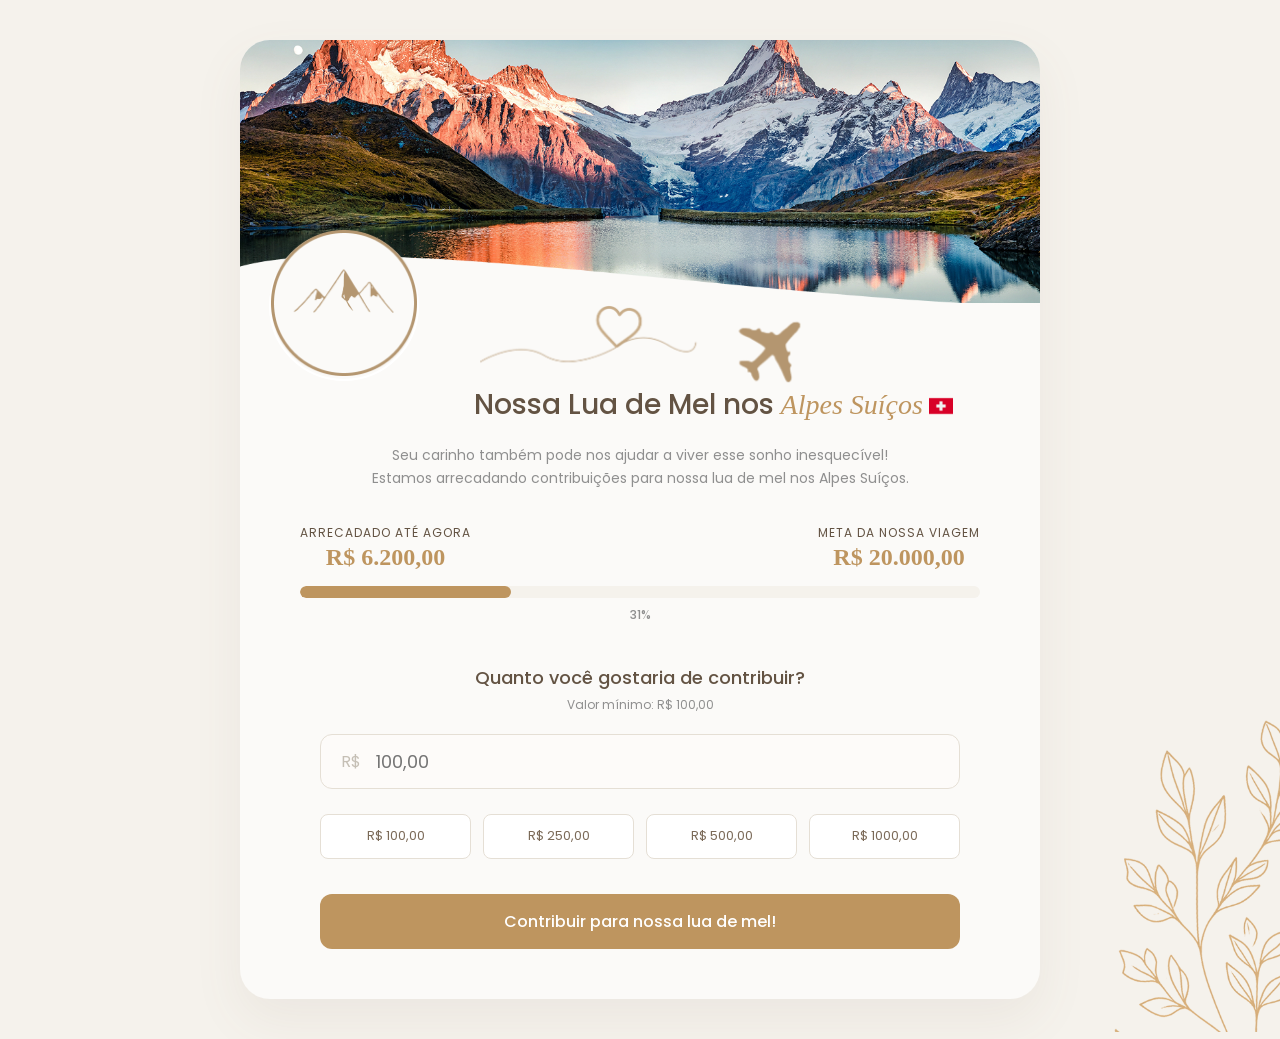
<file: subpages/luademel.html>
<!doctype html>
<html lang="pt-BR">
<head>
    <meta charset="UTF-8">
    <meta name="viewport" content="width=device-width, initial-scale=1.0">
    <title>Lua de Mel - Vitor & Guilherme</title>
    <link href="https://fonts.googleapis.com/css2?family=Poppins:wght@400;500;600;700&display=swap" rel="stylesheet">
    <link rel="stylesheet" href="luademel.css">
</head>
<body>

    <div class="floresDecorativas" aria-hidden="true">
        <img src="../images/florDireita.png" alt="Flores">
    </div>

    <div class="containerLuaDeMel">
        
        <header class="headerViagem">
            <div class="imagemBanner">
                <img src="../images/paisagem.png" alt="Paisagem Alpes Suíços" class="fotoPaisagem">
                <div class="logoMontanha">
                    <a href="../index.html"><img src="../images/montanha.png "alt="Logo Montanha"></a>
                </div>
            </div>
            
            <div class="iconeAviao">
                <img src="../images/aviao.png" alt="Trilha de Avião">
            </div>

            <h1>Nossa Lua de Mel nos <span>Alpes Suíços<img src="../images/suica.png" alt="Suíça" class="mini-bandeira"></span></h1>
            <p class="descricaoViagem">
                Seu carinho também pode nos ajudar a viver esse sonho inesquecível!<br>
                Estamos arrecadando contribuições para nossa lua de mel nos Alpes Suíços.
            </p>
        </header>

        <section class="statusMeta">
            <div class="colunasValores">
                <div class="blocoValor">
                    <span>Arrecadado até agora</span>
                    <h3 id="valorArrecadado">R$ 6.200,00</h3>
                </div>
                <div class="blocoValor">
                    <span>Meta da nossa viagem</span>
                    <h3 id="valorMeta">R$ 20.000,00</h3>
                </div>
            </div>

            <div class="progressoContainer">
                <div class="barraFundo">
                    <div id="barraPreenchimento" class="barraPreenchimento" style="width: 31%;"></div>
                </div>
                <span id="textoPorcentagem" class="porcentagem">31%</span>
            </div>
        </section>

        <main class="areaContribuicao">
            <h4>Quanto você gostaria de contribuir?</h4>
            <span class="valorMinimo">Valor mínimo: R$ 100,00</span>

            <div class="campoInput">
                <span class="cifrao">R$</span>
                <input type="text" id="inputValor" placeholder="100,00">
            </div>

            <div class="botoesRapidos">
                <button class="botaoValor" data-valor="100,00">R$ 100,00</button>
                <button class="botaoValor" data-valor="250,00">R$ 250,00</button>
                <button class="botaoValor" data-valor="500,00">R$ 500,00</button>
                 <button class="botaoValor" data-valor="1000,00">R$ 1000,00</button>
            </div>

            <button class="botaoConfirmar" id="botaoConfirmar">Contribuir para nossa lua de mel!</button>
        </main>

    </div>

    <script src="luademel.js"></script>
</body>
</html>
</file>
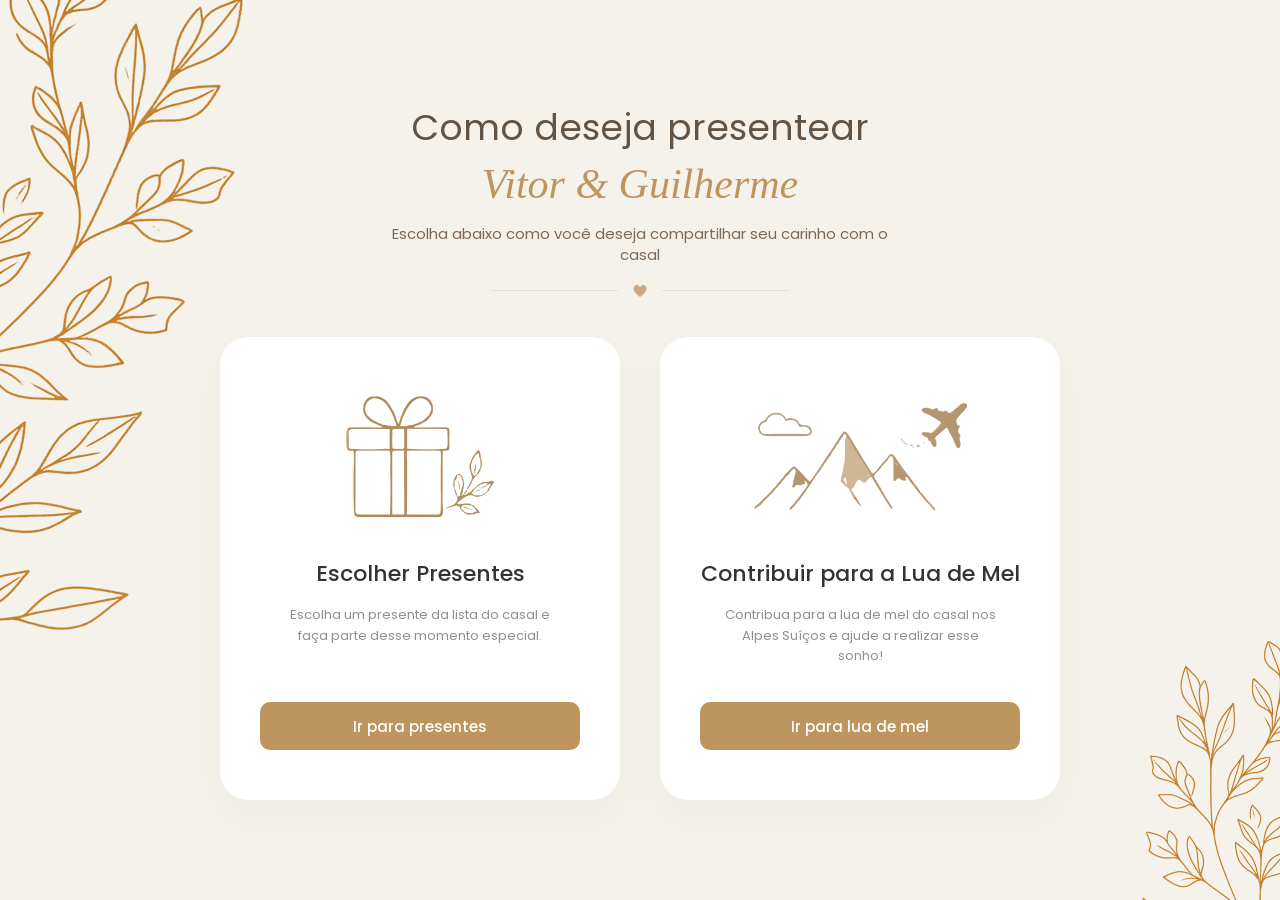
<file: subpages/opcao.html>
<!doctype html>
<html lang="pt-BR">
<head>
    <meta charset="UTF-8">
    <meta name="viewport" content="width=device-width, initial-scale=1.0">
    <title>Casamento V & G - Como deseja presentear</title>
    <link href="https://fonts.googleapis.com/css2?family=Poppins:wght@400;500;600;700&display=swap" rel="stylesheet">
    <link rel="stylesheet" href="opcao.css">
</head>
<body>

    <div class="floresEsquerda" aria-hidden="true">
        <img src="../images/florEsquerda.png">
    </div>
    <div class="floresDireita" aria-hidden="true">
        <img src="../images/florDireita.png">
    </div>

    <div class="telaPrincipalOpcoes">
        
        <header>
            <h1>Como deseja presentear</h1>
            <h2>Vitor & Guilherme</h2>
            <p>Escolha abaixo como você deseja compartilhar seu carinho com o casal</p>
            <div class="divcoracao">
                <img src="../images/coracao.png" alt="Coração" class="icone-header">
            </div>
        </header>

        <main class="containerCards">
            
            <div class="cardOpcao">
                <div class="espacoIcone">
                    <img src="../images/presenteFlor.png" alt="Desenho de um Presente">
                </div>
                <h3>Escolher Presentes</h3>
                <p>Escolha um presente da lista do casal e faça parte desse momento especial.</p>
                <a href="produtos.html" class="botaoOpcao">Ir para presentes</a>
            </div>

            <div class="cardOpcao">
                <div class="espacoIcone">
                    <img src="../images/alpes.png" alt="Desenho de Viagem">
                </div>
                <h3>Contribuir para a Lua de Mel</h3>
                <p>Contribua para a lua de mel do casal nos Alpes Suíços e ajude a realizar esse sonho!</p>
                <a href="luademel.html" class="botaoOpcao">Ir para lua de mel</a>
            </div>

        </main>

    </div>

    <script src="opcao.js"></script>
</body>
</html>
</file>
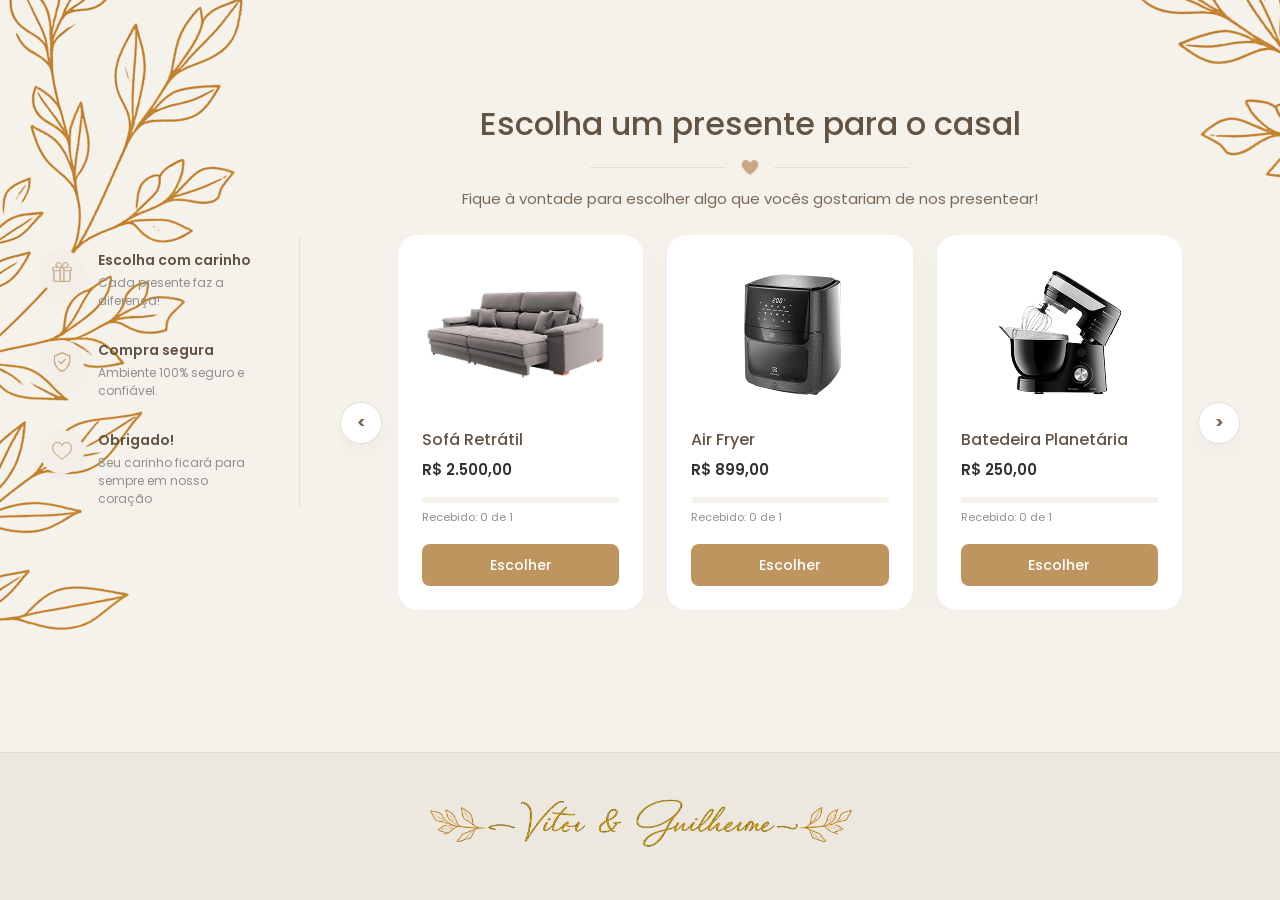
<file: subpages/produtos.html>
<!doctype html>
<html lang="pt-BR">
<head>
    <meta charset="UTF-8">
    
    <title>Casamento V & G - Lista de Presentes</title>
    <link href="https://fonts.googleapis.com/css2?family=Poppins:wght@400;500;600;700&display=swap" rel="stylesheet">
    <link rel="stylesheet" href="produtos.css">
</head>
<body>
    <div class="floresDireita" aria-hidden="true">
        <img src="../images/florInclinada.png">
    </div>
    <div class="floresEsquerda" aria-hidden="true">
        <img src="../images/florEsquerda.png">
    </div>
    <header>
        <h1>Escolha um presente para o casal</h1>
        <div class="divcoracao">
            <img src="../images/coracao.png" alt="Coração" class="icone-header">
        </div>
        <p>Fique à vontade para escolher algo que vocês gostariam de nos presentear!</p>
        
    </header>

    <div class="principal">
        
        <aside class="painelLateral">
            <div class="infoItem">
                <div class="infoIcone">
                    <img src="../images/presente.png" alt="presente">
                </div>
                <div class="infoTexto">
                    <h3>Escolha com carinho</h3>
                    <p>Cada presente faz a diferença!</p>
                </div>
            </div>

            <div class="infoItem">
                <div class="infoIcone">
                    <img src="../images/verificado.png" alt="verificado">
                </div>
                <div class="infoTexto">
                    <h3>Compra segura</h3>
                    <p>Ambiente 100% seguro e confiável.</p>
                </div>
            </div>

            <div class="infoItem">
                <div class="infoIcone">
                    <img src="../images/heart.png" alt="coracao">
                </div>
                <div class="infoTexto">
                    <h3>Obrigado!</h3>
                    <p>Seu carinho ficará para sempre em nosso coração</p>
                </div>
            </div>
        </aside>

        <main class="carrossel">
            
            <button class="botaoSeta" aria-label="Voltar presente">
                <span>&lt;</span>
            </button>

            <div class="tabelaProdutos">
                
                <div class="cardProduto">
                    <div class="foto">
                        <a href="https://shre.ink/7lUU"><img src="../images/sofa.png" alt="Sofa"></a>
                    </div>
                    <h2 class="tituloProduto">Sofá Retrátil</h2>
                    <div class="precoProduto">R$ 2.500,00</div>
                    
                    <div class="progressoTabela">
                        <div class="barraFundo">
                            <div class="barraPreenchimento" style="width: 0%;"></div>
                        </div>
                    </div>
                    <div class="textoProgresso">Recebido: 0 de 1</div>
                    
                    <button class="botaoEscolher">Escolher</button>
                </div>

                <div class="cardProduto">
                    <div class="foto">
                        <a href="https://shre.ink/7lnA"><img src="../images/airfr.png" alt="AirFryer"></a>
                    </div>
                    <h2 class="tituloProduto">Air Fryer</h2>
                    <div class="precoProduto">R$ 899,00</div>
                    
                    <div class="progressoTabela">
                        <div class="barraFundo">
                            <div class="barraPreenchimento" style="width: 0%;"></div>
                        </div>
                    </div>
                    <div class="textoProgresso">Recebido: 0 de 1</div>
                    <button class="botaoEscolher">Escolher</button>
                    
                </div>

                <div class="cardProduto">
                    <div class="foto">
                        <a href="https://shre.ink/7lnX"><img src="../images/batedeira.png" alt="Batedeira Planetária"></a>
                    </div>
                    <h2 class="tituloProduto">Batedeira Planetária</h2>
                    <div class="precoProduto">R$ 250,00</div>
                    
                    <div class="progressoTabela">
                        <div class="barraFundo">
                            <div class="barraPreenchimento" style="width: 0%;"></div>
                        </div>
                    </div>
                    <div class="textoProgresso">Recebido: 0 de 1</div>
                    
                    <button class="botaoEscolher">Escolher</button>
                </div>
                <div class="cardProduto">
                    <div class="foto">
                        <a href="https://shre.ink/7lUA"><img src="../images/ps5.png" alt="ps5"></a>
                    </div>
                    <h2 class="tituloProduto">PlayStation 5</h2>
                    <div class="precoProduto">R$ 4099,00</div>
                    
                    <div class="progressoTabela">
                        <div class="barraFundo">
                            <div class="barraPreenchimento" style="width: 0%;"></div>
                        </div>
                    </div>
                    <div class="textoProgresso">Recebido: 0 de 1</div>
                    
                    <button class="botaoEscolher">Escolher</button>
                </div>
                <div class="cardProduto">
                    <div class="foto">
                        <a href="https://shre.ink/7lnI"><img src="../images/panelas.jpg" alt="panela"></a>
                    </div>
                    <h2 class="tituloProduto">Panelas tramontina</h2>
                    <div class="precoProduto">R$ 540,00</div>
                    
                    <div class="progressoTabela">
                        <div class="barraFundo">
                            <div class="barraPreenchimento" style="width: 0%;"></div>
                        </div>
                    </div>
                    <div class="textoProgresso">Recebido: 0 de 1</div>
                    
                    <button class="botaoEscolher">Escolher</button>
                </div>
                <div class="cardProduto">
                    <div class="foto">
                        <a href="https://shre.ink/7H2i"><img src="../images/tv.jpg" alt="tv65polegadas"></a>
                    </div>
                    <h2 class="tituloProduto">Smart TV TCL 65'</h2>
                    <div class="precoProduto">R$ 2.899,00</div>
                    
                    <div class="progressoTabela">
                        <div class="barraFundo">
                            <div class="barraPreenchimento" style="width: 0%;"></div>
                        </div>
                    </div>
                    <div class="textoProgresso">Recebido: 0 de 1</div>
                    
                    <button class="botaoEscolher">Escolher</button>
                </div>
                <div class="cardProduto">
                    <div class="foto">
                        <a href="https://shre.ink/7HQP"><img src="../images/download.avif" alt="geladeira"></a>
                    </div>
                    <h2 class="tituloProduto">Smart TV TCL 65'</h2>
                    <div class="precoProduto">R$ 25.629,00</div>
                    
                    <div class="progressoTabela">
                        <div class="barraFundo">
                            <div class="barraPreenchimento" style="width: 0%;"></div>
                        </div>
                    </div>
                    <div class="textoProgresso">Recebido: 0 de 1</div>
                    
                    <button class="botaoEscolher">Escolher</button>
                </div>
                <div class="cardProduto">
                    <div class="foto">
                        <a href="https://shre.ink/7lnl"><img src="../images/cafeteira.jpg" alt="cafeteira"></a>
                    </div>
                    <h2 class="tituloProduto">Cafeteira Mondial</h2>
                    <div class="precoProduto">R$ 560,00</div>
                    
                    <div class="progressoTabela">
                        <div class="barraFundo">
                            <div class="barraPreenchimento" style="width: 0%;"></div>
                        </div>
                    </div>
                    <div class="textoProgresso">Recebido: 0 de 1</div>
                    
                    <button class="botaoEscolher">Escolher</button>
                </div>
                <div class="cardProduto">
                    <div class="foto">
                        <a href="https://shre.ink/7l9P"><img src="../images/aspiradorrobo.jpg" alt="Sofa"></a>
                    </div>
                    <h2 class="tituloProduto">WAP Robô aspirador</h2>
                    <div class="precoProduto">R$ 623,00</div>
                    
                    <div class="progressoTabela">
                        <div class="barraFundo">
                            <div class="barraPreenchimento" style="width: 0%;"></div>
                        </div>
                    </div>
                    <div class="textoProgresso">Recebido: 0 de 1</div>
                    
                    <button class="botaoEscolher">Escolher</button>
                </div>
                
            </div>

            <button class="botaoSeta" aria-label="Avançar presente">
                <span>&gt;</span>
            </button>

        </main>

    </div>

    <footer>
        <div class="nomeCasal">
            <a href="../index.html"><img src="../images/vitorGulherme.png" alt="banner"></a>
        </div>
    </footer>

    <script src="produtos.js"></script>
</body>
</html>
</file>
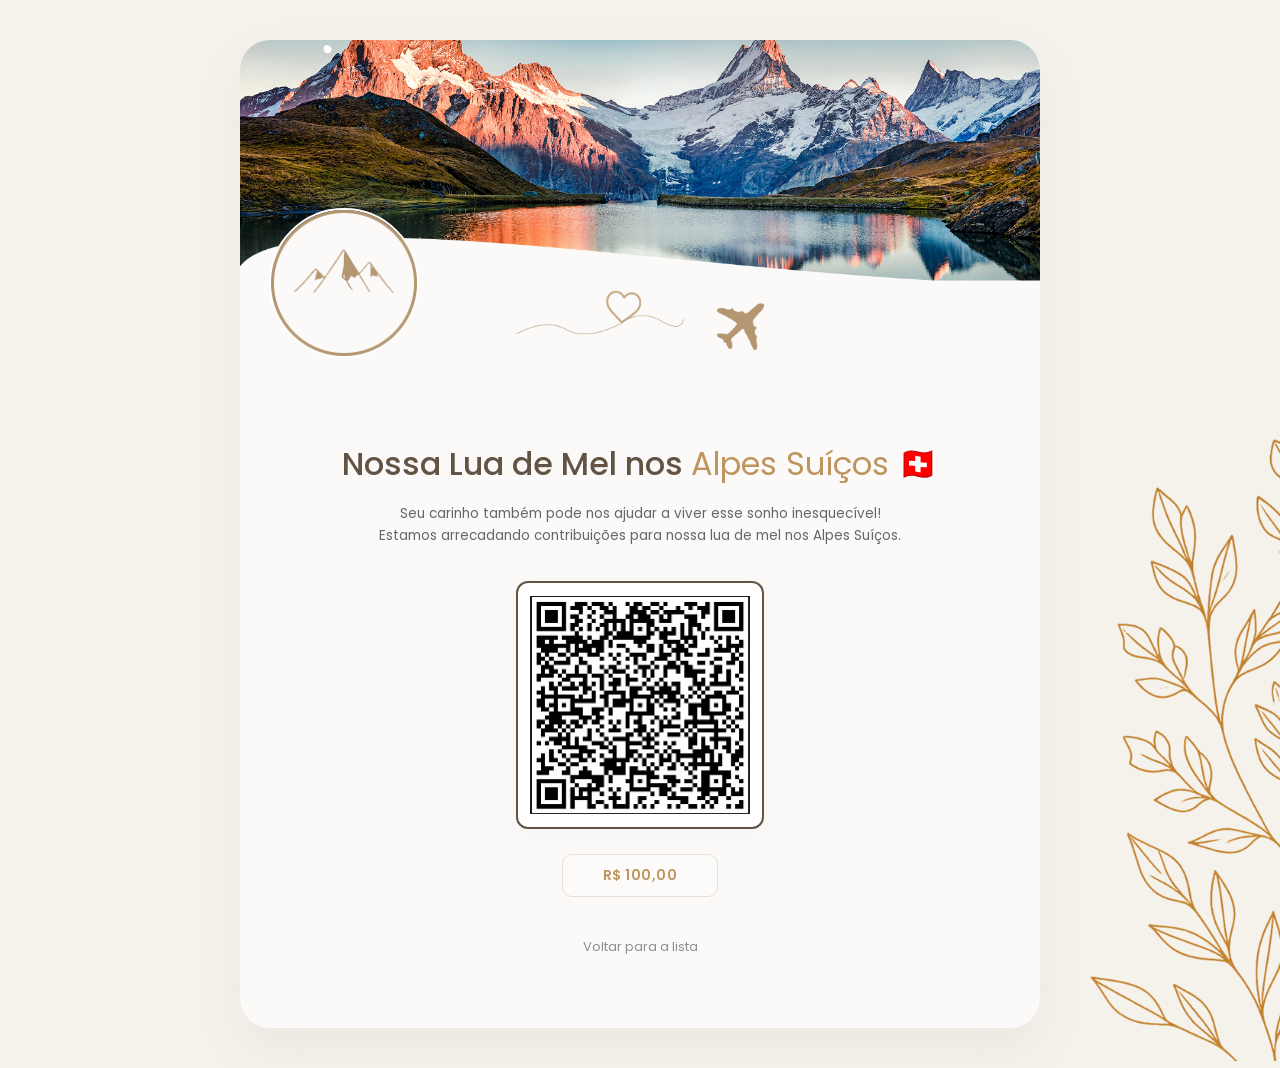
<file: subpages/pagepix/pix100.html>
<!doctype html>
<html lang="pt-BR">
<head>
    <meta charset="UTF-8">
    <meta name="viewport" content="width=device-width, initial-scale=1.0">
    <title>Contribuição Pix - Vitor & Guilherme</title>
    <link href="https://fonts.googleapis.com/css2?family=Poppins:wght@400;500;600;700&display=swap" rel="stylesheet">
    <link href="https://fonts.googleapis.com/css2?family=Noto+Color+Emoji&display=swap" rel="stylesheet">
    <link rel="stylesheet" href="pix.css">
</head>
<body>

    <div class="containerLuaDeMel">
        
        <div class="headerBanner">
            <img src="../../images/paisagem.png" alt="Alpes Suíços" class="fotoPaisagem">
            <div class="logoMontanha">
                <img src="../../images/montanha.png" alt="Logo">
            </div>
        </div>

        <div class="conteudoViagem telaQrCode">
            
            <div class="decoracaoMeio">
                <img src="../../images/aviao.png" alt="Decoração" class="linhaAviao">
            </div>

            <h1>Nossa Lua de Mel nos <span class="destaque">Alpes Suíços <span class="bandeira">🇨🇭</span></span></h1>
            <p class="descricao">
                Seu carinho também pode nos ajudar a viver esse sonho inesquecível!<br>
                Estamos arrecadando contribuições para nossa lua de mel nos Alpes Suíços.
            </p>

            <div class="blocoQrCode">
                <div class="molduraQrCode">
                    <img src="../../images/cem.jpeg" alt="QR Code Pix R$ 100" class="qrcodeImg">
                </div>
                
                <div class="exibicaoValorFinal">
                    R$ 100,00
                </div>
            </div>

            <a href="../luademel.html" class="btnVoltar">Voltar para a lista</a>
        </div>

        <div class="folhasDecorativas" aria-hidden="true">
            <img src="../../images/flor.png" alt="Folhas">
        </div>
    </div>

    <script src="../luademel.js"></script>
</body>
</html>
</file>
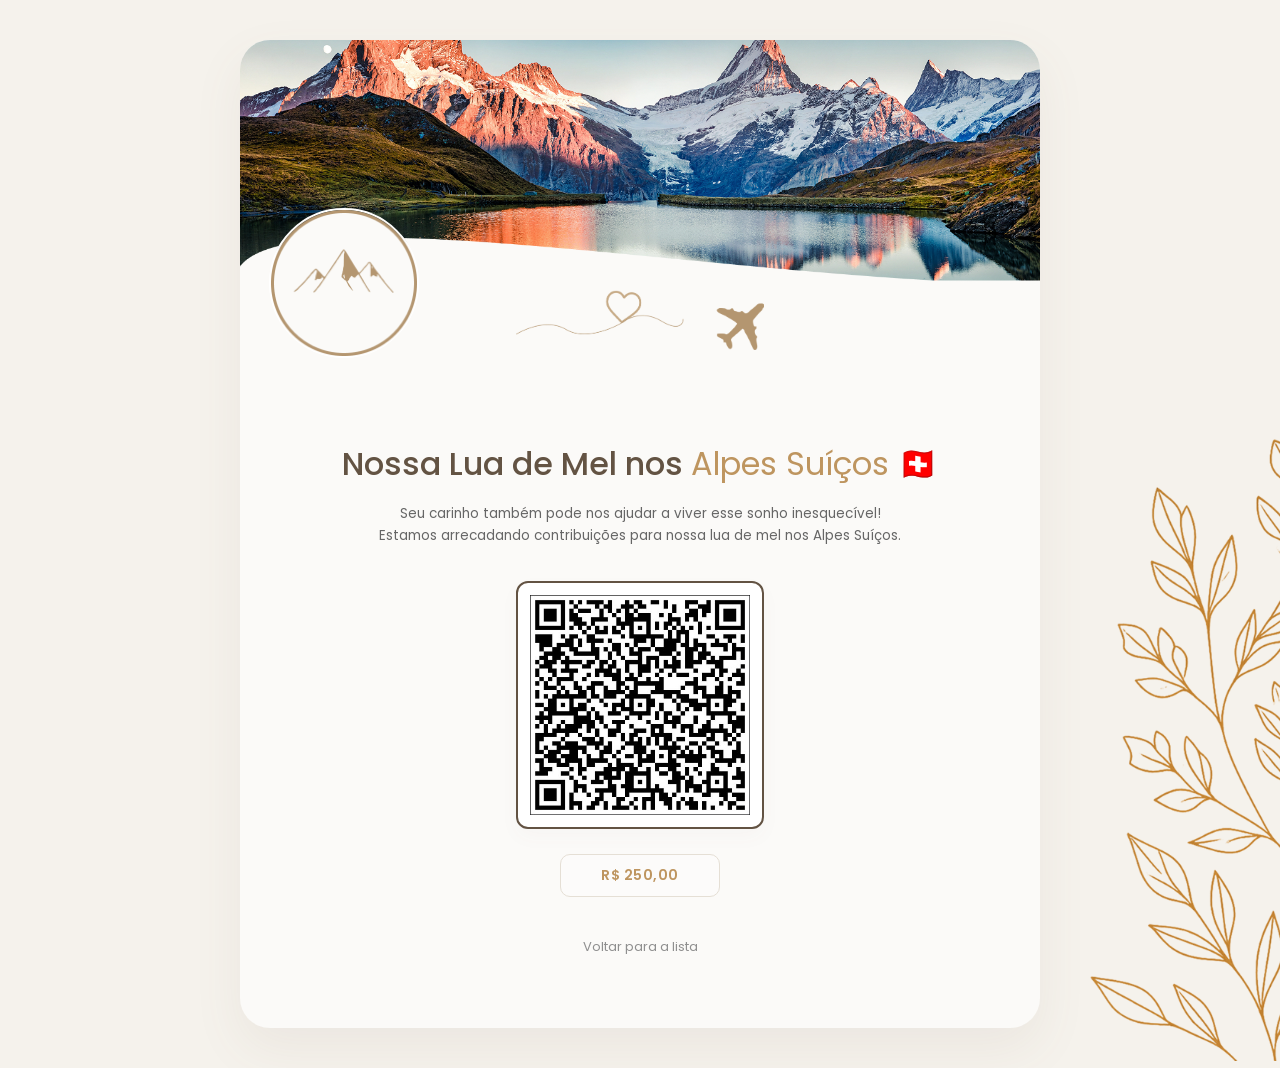
<file: subpages/pagepix/pix250.html>
<!doctype html>
<html lang="pt-BR">
<head>
    <meta charset="UTF-8">
    <meta name="viewport" content="width=device-width, initial-scale=1.0">
    <title>Contribuição Pix - Vitor & Guilherme</title>
    <link href="https://fonts.googleapis.com/css2?family=Poppins:wght@400;500;600;700&display=swap" rel="stylesheet">
    <link href="https://fonts.googleapis.com/css2?family=Noto+Color+Emoji&display=swap" rel="stylesheet">
    <link rel="stylesheet" href="pix.css">
</head>
<body>

    <div class="containerLuaDeMel">
        
        <div class="headerBanner">
            <img src="../../images/paisagem.png" alt="Alpes Suíços" class="fotoPaisagem">
            <div class="logoMontanha">
                <img src="../../images/montanha.png" alt="Logo">
            </div>
        </div>

        <div class="conteudoViagem telaQrCode">
            
            <div class="decoracaoMeio">
                <img src="../../images/aviao.png" alt="Decoração" class="linhaAviao">
            </div>

            <h1>Nossa Lua de Mel nos <span class="destaque">Alpes Suíços <span class="bandeira">🇨🇭</span></span></h1>
            <p class="descricao">
                Seu carinho também pode nos ajudar a viver esse sonho inesquecível!<br>
                Estamos arrecadando contribuições para nossa lua de mel nos Alpes Suíços.
            </p>

            <div class="blocoQrCode">
                <div class="molduraQrCode">
                    <img src="../../images/duzentosCi.jpeg" alt="QR Code Pix R$ 100" class="qrcodeImg">
                </div>
                
                <div class="exibicaoValorFinal">
                    R$ 250,00
                </div>
            </div>

            <a href="../luademel.html" class="btnVoltar">Voltar para a lista</a>
        </div>

        <div class="folhasDecorativas" aria-hidden="true">
            <img src="../../images/flor.png" alt="Folhas">
        </div>
    </div>

    <script src="../luademel.js"></script>
</body>
</html>
</file>
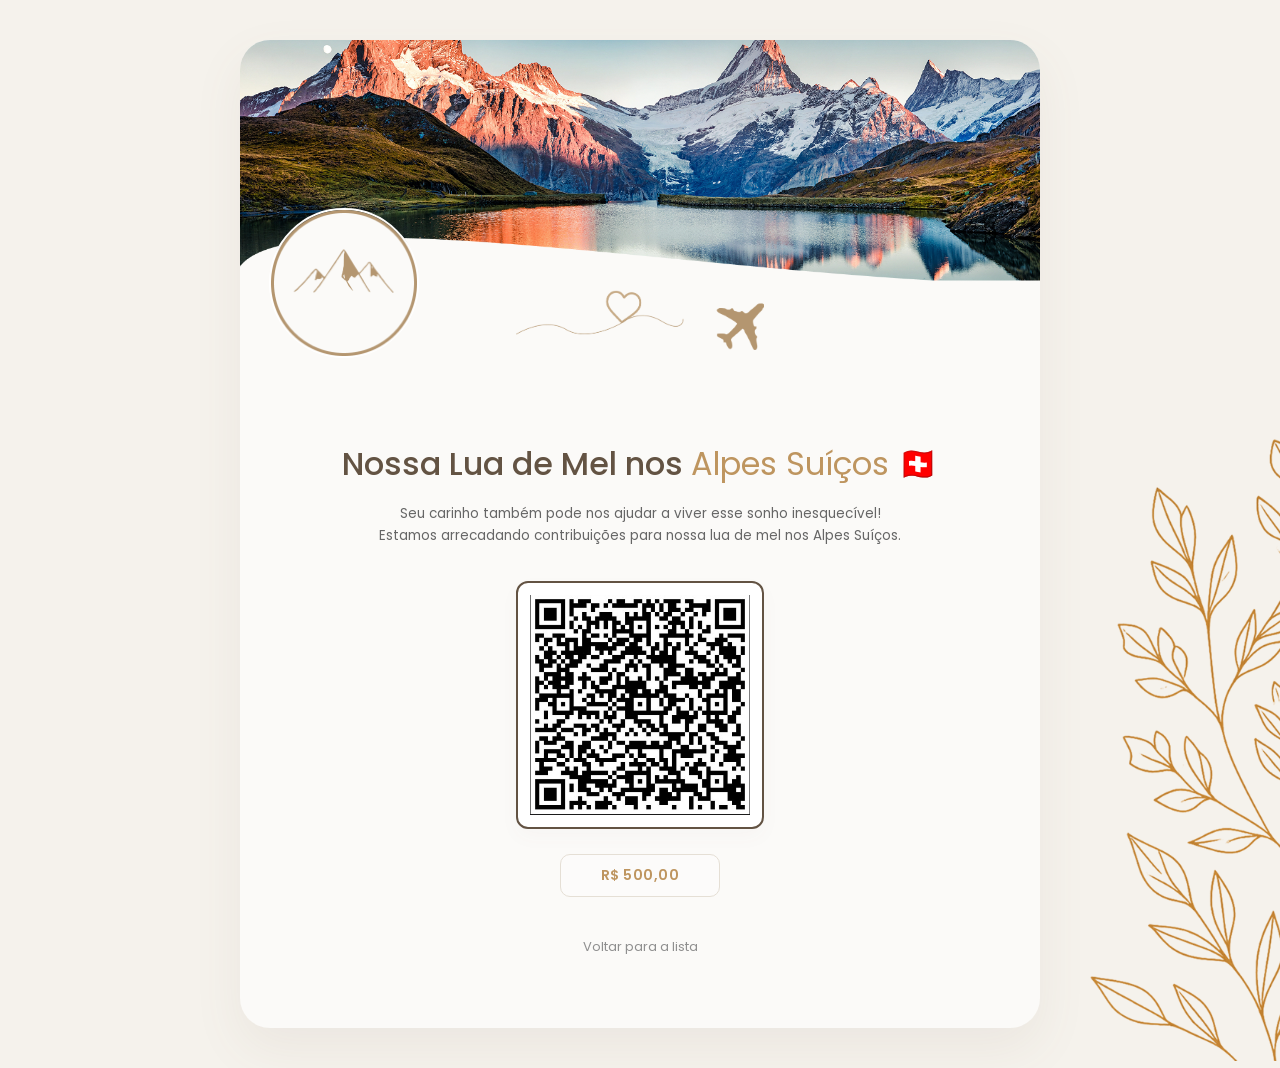
<file: subpages/pagepix/pix500.html>
<!doctype html>
<html lang="pt-BR">
<head>
    <meta charset="UTF-8">
    <meta name="viewport" content="width=device-width, initial-scale=1.0">
    <title>Contribuição Pix - Vitor & Guilherme</title>
    <link href="https://fonts.googleapis.com/css2?family=Poppins:wght@400;500;600;700&display=swap" rel="stylesheet">
    <link href="https://fonts.googleapis.com/css2?family=Noto+Color+Emoji&display=swap" rel="stylesheet">
    <link rel="stylesheet" href="pix.css">
</head>
<body>

    <div class="containerLuaDeMel">
        
        <div class="headerBanner">
            <img src="../../images/paisagem.png" alt="Alpes Suíços" class="fotoPaisagem">
            <div class="logoMontanha">
                <img src="../../images/montanha.png" alt="Logo">
            </div>
        </div>

        <div class="conteudoViagem telaQrCode">
            
            <div class="decoracaoMeio">
                <img src="../../images/aviao.png" alt="Decoração" class="linhaAviao">
            </div>

            <h1>Nossa Lua de Mel nos <span class="destaque">Alpes Suíços <span class="bandeira">🇨🇭</span></span></h1>
            <p class="descricao">
                Seu carinho também pode nos ajudar a viver esse sonho inesquecível!<br>
                Estamos arrecadando contribuições para nossa lua de mel nos Alpes Suíços.
            </p>

            <div class="blocoQrCode">
                <div class="molduraQrCode">
                    <img src="../../images/quinhentos.jpeg" alt="QR Code Pix R$ 100" class="qrcodeImg">
                </div>
                
                <div class="exibicaoValorFinal">
                    R$ 500,00
                </div>
            </div>

            <a href="../luademel.html" class="btnVoltar">Voltar para a lista</a>
        </div>

        <div class="folhasDecorativas" aria-hidden="true">
            <img src="../../images/flor.png" alt="Folhas">
        </div>
    </div>

    <script src="../luademel.js"></script>
</body>
</html>
</file>
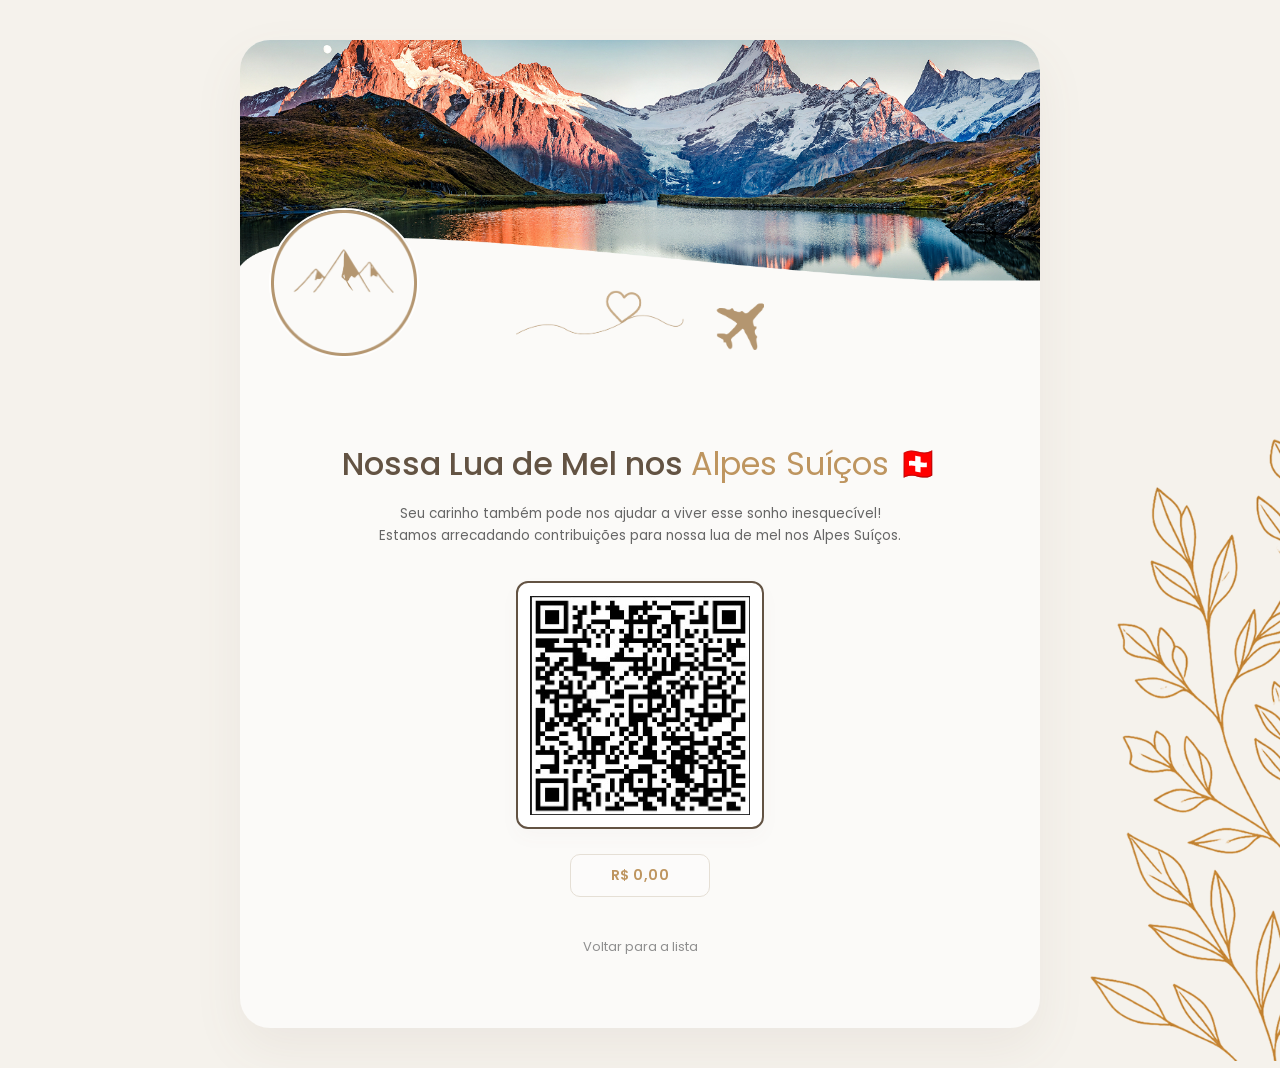
<file: subpages/pagepix/pix_valor_livre.html>
<!doctype html>
<html lang="pt-BR">
<head>
    <meta charset="UTF-8">
    <meta name="viewport" content="width=device-width, initial-scale=1.0">
    <title>Contribuição Pix - Vitor & Guilherme</title>
    <link href="https://fonts.googleapis.com/css2?family=Poppins:wght@400;500;600;700&display=swap" rel="stylesheet">
    <link href="https://fonts.googleapis.com/css2?family=Noto+Color+Emoji&display=swap" rel="stylesheet">
    <link rel="stylesheet" href="pix.css">
</head>
<body>

    <div class="containerLuaDeMel">
        
        <div class="headerBanner">
            <img src="../../images/paisagem.png" alt="Alpes Suíços" class="fotoPaisagem">
            <div class="logoMontanha">
                <img src="../../images/montanha.png" alt="Logo">
            </div>
        </div>

        <div class="conteudoViagem">
            
            <div class="decoracaoMeio">
                <img src="../../images/aviao.png" alt="Decoração" class="linhaAviao">
            </div>

            <h1>Nossa Lua de Mel nos <span class="destaque">Alpes Suíços <span class="bandeira">🇨🇭</span></span></h1>
            <p class="descricao">
                Seu carinho também pode nos ajudar a viver esse sonho inesquecível!<br>
                Estamos arrecadando contribuições para nossa lua de mel nos Alpes Suíços.
            </p>

            <div class="blocoQrCode">
                <div class="molduraQrCode">
                    <img src="../../images/qrcode.jpeg" alt="QR Code Pix" class="qrcodeImg">
                </div>
                
                <div class="exibicaoValorFinal" id="valorDinamico">
                    R$ 0,00
                </div>
            </div>

            <a href="../luademel.html" class="btnVoltar">Voltar para a lista</a>
        </div>

        <div class="folhasDecorativas" aria-hidden="true">
            <img src="../../images/flor.png" alt="Folhas">
        </div>
    </div>

    <script src="../luademel.js"></script>
    <script>
        const campoValorVisual = document.getElementById('valorDinamico');
        const valorSalvo = localStorage.getItem('valorContribuicaoLivre');

        if (valorSalvo) {
            if (!valorSalvo.includes(',')) {
                campoValorVisual.textContent = `R$ ${valorSalvo},00`;
            } else {
                campoValorVisual.textContent = `R$ ${valorSalvo}`;
            }
        }
    </script>
</body>
</html>
</file>
<file: subpages/luademel.css>
* {
    margin: 0;
    padding: 0;
    box-sizing: border-box;
    font-family: 'Poppins', sans-serif;
}

body {
    background-color: #f5f2ec;
    color: #635343;
    min-height: 100vh;
    display: flex;
    justify-content: center;
    padding: 40px 20px;
    position: relative;
    overflow-x: hidden;
}

.containerLuaDeMel {
    background: #FBFAF8;
    width: 100%;
    max-width: 800px;
    border-radius: 30px;
    overflow: hidden;
    box-shadow: 0px 20px 50px rgba(123, 106, 88, 0.08);
    z-index: 2;
    text-align: center;
    padding-bottom: 50px;
}


.headerViagem {
    width: 100%;
}

.imagemBanner {
    width: 100%;
    height: 350px;
    position: relative;
    overflow: hidden;
}

.fotoPaisagem {
    width: 100%;
    height: 100%;
    object-fit: cover;
}

.logoMontanha {
    position: absolute;
    top: 76%;
    left: 13%;
    transform: translate(-50%, -50%);
    width: 150px;
    height: 150px;
    background: rgba(255, 255, 255, 0.1);
    backdrop-filter: blur(5px);
    border-radius: 50%;
    border: 2px solid #ffffff;
    display: flex;
    align-items: center;
    justify-content: center;
}

.logoMontanha img {
    width: 100%;
}

.iconeAviao {
    margin-top: -30px;
    margin-bottom: 0px;
    position: relative;
    bottom: 55px;
    z-index: 3;
}

.iconeAviao img {
    width: 40%;
}

h1 {
    position:absolute;
    font-size: 28px;
    font-weight: 500;
    margin-bottom: 10px;
    bottom: 58%;
    left: 37%;
}

h1 span {
    font-family: 'Ponomar', serif;
    font-style: italic;
    color: #be955f;
}
.mini-bandeira {
    height: 24px;   
    width: auto;
    display: inline-block;
    vertical-align: middle;
    margin-top: -4px;     
    margin-left: 6px;
}

.descricaoViagem {
    font-size: 14px;
    color: #8f8f8f;
    line-height: 1.6;
    padding: 0 40px;
    margin-bottom: 30px;
}


.statusMeta {
    padding: 0 60px;
    margin-bottom: 40px;
}

.colunasValores {
    display: flex;
    justify-content: space-between;
    margin-bottom: 15px;
}

.blocoValor span {
    font-size: 12px;
    color: #635343;
    text-transform: uppercase;
    letter-spacing: 1px;
}

.blocoValor h3 {
    font-family: 'Ponomar', serif;
    font-size: 24px;
    color: #be955f;
}

.progressoContainer {
    width: 100%;
    display: flex;
    flex-direction: column;
    align-items: center;
    gap: 8px;
}

.barraFundo {
    width: 100%;
    height: 12px;
    background-color: #f5f2ec;
    border-radius: 10px;
    overflow: hidden;
}

.barraPreenchimento {
    height: 100%;
    background-color: #be955f;
    border-radius: 10px;
    transition: width 0.8s cubic-bezier(0.4, 0, 0.2, 1); 
}

.porcentagem {
    font-size: 12px;
    color: #8f8f8f;
    font-weight: 500;
}


.areaContribuicao {
    padding: 0 80px;
}

h4 {
    font-size: 18px;
    font-weight: 500;
    margin-bottom: 5px;
}

.valorMinimo {
    font-size: 12px;
    color: #8f8f8f;
    display: block;
    margin-bottom: 20px;
}

.campoInput {
    display: flex;
    align-items: center;
    background: #fdfbf9;
    border: 1px solid #e5dfd5;
    border-radius: 12px;
    padding: 0 20px;
    height: 55px;
    margin-bottom: 25px;
}

.cifrao {
    color: #c5bfb5;
    margin-right: 15px;
}

#inputValor {
    border: none;
    background: transparent;
    font-size: 18px;
    color: #333;
    width: 100%;
    outline: none;
}

.botoesRapidos {
    display: grid;
    grid-template-columns: repeat(4, 1fr);
    gap: 12px;
    margin-bottom: 35px;
}

.botaoValor {
    height: 45px;
    background: #ffffff;
    border: 1px solid #e5dfd5;
    border-radius: 8px;
    color: #7b6a58;
    font-size: 13px;
    cursor: pointer;
    transition: all 0.3s;
}

.botaoValor:hover {
    border-color: #be955f;
    color: #be955f;
}

.botaoValor.selecionado {
    background: #be955f;
    color: #fff;
    border-color: #be955f;
}

.botaoConfirmar {
    width: 100%;
    height: 55px;
    background-color: #BE955F;
    color: #ffffff;
    border: none;
    border-radius: 12px;
    font-size: 16px;
    font-weight: 500;
    cursor: pointer;
    transition: background 0.3s;
}

.botaoConfirmar:hover {
    background-color: #aa814c;
}

.floresDecorativas {
    position: absolute;
    right: 0px;
    bottom: 0px;
    width: 30%;
    z-index: 1;
    pointer-events: none;
    opacity: 0.6;
}

.floresDecorativas img {
    width: 100%;
}


.rastro {
    position: absolute;
    pointer-events: none;
    font-size: 20px;
    z-index: 9999;
    animation: sumirCoracao 0.65s forwards ease-out;
}
@keyframes sumirCoracao {
    0% { opacity: 1; transform: scale(1) translateY(0); }
    100% { opacity: 0; transform: scale(0.5) translateY(-20px); }
}
</file>
<file: subpages/opcao.css>
* {
    margin: 0;
    padding: 0;
    box-sizing: border-box;
    font-family: 'Poppins', sans-serif;
}

body {
    background-color: #f5f2ec;
    color: #635343;
    min-height: 100vh;
    display: flex;
    justify-content: center;
    align-items: center;
    position: relative;
    overflow-x: hidden;
}


.telaPrincipalOpcoes {
    width: 100%;
    max-width: 1200px;
    padding: 40px 20px;
    text-align: center;
    display: flex;
    flex-direction: column;
    align-items: center;
    z-index: 3;
}


header h1 {
    font-size: 36px;
    color: #635343;
    font-weight: 400;
    margin-bottom: 5px;
}

header h2 {
    font-size: 42px;
    color: #be955f;
    font-family: 'Playfair Display', serif;
    font-style: italic;
    font-weight: 500;
    margin-bottom: 15px;
}

header p {
    font-size: 15px;
    color: #7b6a58;
    font-weight: 400;
    max-width: 500px;
    margin: 0 auto 15px auto;
    line-height: 1.4;
}

.divcoracao {
    display: flex;
    align-items: center;
    justify-content: center;
    gap: 15px;
    margin: 20px auto 40px auto;
    width: 100%;
    max-width: 300px;
}

.divcoracao::before,
.divcoracao::after {
    content: "";
    flex: 1;
    height: 1px;
    background-color: #e5dfd5;
}

.icone-header {
    width: 14px;
    height: auto;
}

.containerCards {
    display: flex;
    gap: 40px;
    justify-content: center;
    width: 100%;
    max-width: 900px;
}

.cardOpcao {
    background: #ffffff;
    border-radius: 28px;
    padding: 50px 40px;
    width: 100%;
    max-width: 400px;
    box-shadow: 0px 15px 40px rgba(123, 106, 88, 0.05);
    display: flex;
    flex-direction: column;
    align-items: center;
    transition: transform 0.3s ease, box-shadow 0.3s ease;
}

.cardOpcao:hover {
    transform: translateY(-5px);
    box-shadow: 0px 20px 45px rgba(123, 106, 88, 0.09);
}


.espacoIcone {
    width: 100%;
    height: 140px;
    display: flex;
    align-items: center;
    justify-content: center;
    margin-bottom: 30px;
}

.espacoIcone img {
    max-height: 100%;
    max-width: 100%;
    object-fit: contain;
    display: block;
}

.cardOpcao h3 {
    font-size: 22px;
    color: #333333;
    font-weight: 500;
    margin-bottom: 15px;
}

.cardOpcao p {
    font-size: 13px;
    color: #8f8f8f;
    line-height: 1.6;
    margin-bottom: 35px;
    max-width: 85%;
    flex-grow: 1;
}


.botaoOpcao {
    display: flex;
    align-items: center;
    justify-content: center;
    width: 100%;
    height: 48px;
    background-color: #BE955F;
    color: #ffffff;
    text-decoration: none;
    font-size: 15px;
    font-weight: 500;
    border-radius: 10px;
    transition: background 0.3s, transform 0.2s;
}

.botaoOpcao:hover {
    background-color: #aa814c;
}


.rastro {
    position: absolute;
    pointer-events: none;
    font-size: 20px;
    z-index: 9999;
    user-select: none;
    animation: sumirCoracao 0.65s forwards ease-out;
}

@keyframes sumirCoracao {
    0% { opacity: 1; transform: scale(1) translateY(0); }
    100% { opacity: 0; transform: scale(0.5) translateY(-20px); }
}

.floresEsquerda {
    position: absolute;
    left: 0;
    top: 0;
    height: 100vh;
    width: 25vw;
    z-index: 1;
    pointer-events: none; 
    background-repeat: no-repeat;
    background-position: left center;
    background-size: contain;
}

.floresDireita {
    position: absolute;
    right: 0;
    bottom: 0;
    height: 100vh;
    width: 25vw;
    z-index: 1;
    pointer-events: none;
    background-image: url('../images/florDireita.png');
    background-repeat: no-repeat;
    background-position: right bottom;
    background-size: contain;
}
</file>
<file: subpages/produtos.css>
* {
    margin: 0;
    padding: 0;
    box-sizing: border-box;
    font-family: 'Poppins', sans-serif;
}

body {
    background-color: #f5f2ec;
    color: #635343;
    min-height: 100vh;
    display: flex;
    flex-direction: column;
    justify-content: space-between;
    position: relative;
}

header {
    text-align: center;
    padding: 100px 0px 25px 220px;
    position: relative;
    z-index: 2;
}

header h1 {
    font-size: 32px;
    color: #635343;
    font-weight: 500;
    margin-bottom: 8px;
}

.divcoracao {
    display: flex;
    align-items: center;
    justify-content: center;
    gap: 15px;
    margin: 12px auto;
    width: 100%;
    max-width: 320px;
}

.divcoracao::before,
.divcoracao::after {
    content: "";
    flex: 1;
    height: 1px;
    background-color: #e5dfd5;
}

.icone-header {
    width: 18px;
    height: auto;
}

header p {
    font-size: 15px;
    color: #7b6a58;
    font-weight: 400;
}

.principal {
    display: flex;
    max-width: 1280px;
    width: 100%;
    margin: 0 auto;
    padding: 0 40px 60px 40px;
    gap: 40px;
    position: relative;
    z-index: 2;
    align-items: flex-start;
}

.painelLateral {
    width: 260px;
    display: flex;
    flex-direction: column;
    gap: 30px;
    border-right: 1px solid #e5dfd5;
    padding-right: 35px;
    padding-top: 15px;
    flex-shrink: 0;
}

.infoItem {
    display: flex;
    gap: 14px;
    align-items: flex-start;
}

.infoIcone {
    width: 44px;
    height: 44px;
    background-color: #F3EEE8;
    border-radius: 50%;
    display: flex;
    align-items: center;
    justify-content: center;
    box-shadow: 0 6px 15px rgba(123, 106, 88, 0.04);
    flex-shrink: 0;
}

.infoIcone img {
    width: 20px;
    height: 20px;
    object-fit: contain;
}

.infoTexto h3 {
    font-size: 14px;
    color: #635343;
    font-weight: 600;
    margin-bottom: 3px;
}

.infoTexto p {
    font-size: 12px;
    color: #8f8f8f;
    line-height: 1.5;
}

.carrossel {
    flex-grow: 1;
    display: flex;
    align-items: center;
    gap: 16px;
    position: relative;
    width: 100%;
    overflow: hidden;
}

.tabelaProdutos {
    display: flex;
    gap: 24px;
    width: 100%;
    overflow-x: auto;
    scroll-behavior: smooth;
    scroll-snap-type: x mandatory;
    -ms-overflow-style: none;
    scrollbar-width: none;
}

.tabelaProdutos::-webkit-scrollbar {
    display: none;
}

.botaoSeta {
    width: 42px;
    height: 42px;
    background-color: #ffffff;
    border: 1px solid #e5dfd5;
    border-radius: 50%;
    display: flex;
    align-items: center;
    justify-content: center;
    cursor: pointer;
    box-shadow: 0px 8px 20px rgba(123, 106, 88, 0.05);
    transition: all 0.3s ease;
    flex-shrink: 0;
}

.botaoSeta:hover {
    border-color: #BE955F;
    background-color: #fdfbf9;
    transform: scale(1.04);
}

.botaoSeta span {
    font-size: 16px;
    color: #7b6a58;
    font-weight: bold;
}

.cardProduto {
    background: #ffffff;
    border-radius: 20px;
    padding: 24px;
    box-shadow: 0px 12px 30px rgba(123, 106, 88, 0.04);
    display: flex;
    flex-direction: column;
    align-items: center;
    position: relative;
    transition: transform 0.3s ease, box-shadow 0.3s ease;
    flex: 0 0 calc(33.333% - 16px);
    scroll-snap-align: start;
}

.cardProduto:hover {
    transform: translateY(-4px);
    box-shadow: 0px 16px 35px rgba(123, 106, 88, 0.08);
}

.foto {
    width: 100%;
    height: 150px;
    display: flex;
    align-items: center;
    justify-content: center;
    margin-bottom: 18px;
}

.foto img {
    max-height: 100%;
    max-width: 100%;
    object-fit: contain;
    display: block;
}

.tituloProduto {
    width: 100%;
    font-size: 16px;
    color: #635343;
    font-weight: 500;
    margin-bottom: 6px;
    text-align: left;
}

.precoProduto {
    width: 100%;
    font-size: 15px;
    color: #333333;
    font-weight: 600;
    margin-bottom: 16px;
    text-align: left;
}

.progressoTabela {
    width: 100%;
    margin-bottom: 6px;
}

.barraFundo {
    width: 100%;
    height: 6px;
    background-color: #f5f2ec;
    border-radius: 3px;
    overflow: hidden;
}

.barraPreenchimento {
    height: 100%;
    background-color: #BE955F;
    border-radius: 3px;
    transition: width 0.4s ease;
}

.cardProduto.concluido .barraPreenchimento {
    background-color: #4CAF50;
}

.textoProgresso {
    width: 100%;
    font-size: 11px;
    color: #8f8f8f;
    margin-bottom: 18px;
    text-align: left;
}

.botaoEscolher {
    width: 100%;
    height: 42px;
    background-color: #BE955F;
    color: #ffffff;
    border: none;
    border-radius: 8px;
    font-size: 14px;
    font-weight: 500;
    cursor: pointer;
    display: flex;
    align-items: center;
    justify-content: center;
    transition: background 0.3s;
}

.botaoEscolher:hover {
    background-color: #aa814c;
}

.botaoConcluido {
    width: 100%;
    height: 42px;
    background-color: #e2f0e4;
    color: #2e7d32;
    border: none;
    border-radius: 8px;
    font-size: 14px;
    font-weight: 500;
    display: flex;
    align-items: center;
    justify-content: center;
    gap: 6px;
    cursor: default;
}

footer {
    background-color: #ede8df;
    width: 100%;
    padding: 20px;
    text-align: center;
    border-top: 1px solid #e3dbcd;
    margin-top: auto;
}

.nomeCasal {
    display: flex;
    justify-content: center;
    align-items: center;
    width: 100%;
}

.nomeCasal img {
    max-height: 100px;
    width: auto;
    object-fit: contain;
}



.rastro {
    position: absolute;
    pointer-events: none;
    font-size: 20px;
    z-index: 9999;
    user-select: none;
    animation: sumirCoracao 0.65s forwards ease-out;
}

@keyframes sumirCoracao {
    0% { opacity: 1; transform: scale(1) translateY(0); }
    100% { opacity: 0; transform: scale(0.5) translateY(-20px); }
}
.floresDireita {
    position: absolute;
    right: 176px;
    bottom: 0;
    height: 100vh;
    width: 25vw;
    z-index: 1;
    pointer-events: none;
    background-repeat: no-repeat;
    background-position: right bottom;
    background-size: contain;
}
.floresEsquerda {
    position: absolute;
    left: 0;
    top: 0;
    height: 100vh;
    width: 25vw;
    z-index: 1;
    pointer-events: none; 
    background-repeat: no-repeat;
    background-position: left center;
    background-size: contain;
}
</file>
<file: subpages/pagepix/pix.css>
* {
    margin: 0;
    padding: 0;
    box-sizing: border-box;
    font-family: 'Poppins', sans-serif;
}

body {
    background-color: #f5f2ec;
    color: #635343;
    min-height: 100vh;
    display: flex;
    justify-content: center;
    align-items: center;
    padding: 40px 20px;
    position: relative;
    overflow-x: hidden;
}

.containerLuaDeMel {
    background: #FBFAF8;
    width: 100%;
    max-width: 800px;
    border-radius: 30px;
    overflow: hidden;
    box-shadow: 0px 20px 50px rgba(123, 106, 88, 0.08);
    z-index: 2;
    text-align: center;
    padding-bottom: 50px;
}

.headerBanner {
    width: 100%;
    height: 320px;
    position: relative;
    border-bottom-left-radius: 100% 30px;
    border-bottom-right-radius: 100% 30px;
    overflow: visible; 
}

.fotoPaisagem {
    width: 100%;
    height: 100%;
    object-fit: cover;
    border-bottom-left-radius: 50% 20px;
    border-bottom-right-radius: 50% 20px;
}

.logoMontanha {
    position: absolute;
    top: 76%;
    left: 13%;
    transform: translate(-50%, -50%);
    width: 150px;
    height: 150px;
    background: rgba(255, 255, 255, 0.1);
    backdrop-filter: blur(5px);
    border-radius: 50%;
    border: 2px solid #ffffff;
    display: flex;
    align-items: center;
    justify-content: center;
}

.logoMontanha img {
    width: 100%;
}


.conteudoViagem {
    padding: 60px 50px 20px 50px;
    text-align: center;
}


.decoracaoMeio {
    margin-bottom: 20px;
    display: flex;
    justify-content: center;
}

.linhaAviao {
    height: 60px;
    width: auto;
    margin-top: -30px;
    margin-bottom: 0px;
    position: absolute;
    top: 30%;
    z-index: 3;
}

h1 {
    font-size: 32px;
    color: #635343;
    font-weight: 500;
    margin-bottom: 15px;
}

h1 .destaque {
    color: #be955f;
    font-weight: 400;
}

.bandeira {
    font-family: 'Noto Color Emoji', sans-serif;
}

.descricao {
    font-size: 13.5px;
    color: #666666;
    line-height: 1.6;
    margin-bottom: 35px;
    padding: 0 10px;
}


.blocoQrCode {
    display: flex;
    flex-direction: column;
    align-items: center;
    margin: 10px 0 25px 0;
}

.molduraQrCode {
    border: 2px solid #635343;
    padding: 12px;
    background: #ffffff;
    border-radius: 12px;
    margin-bottom: 25px;
    display: flex;
    justify-content: center;
    align-items: center;
    box-shadow: 0px 8px 20px rgba(123, 106, 88, 0.03);
}

.qrcodeImg {
    width: 220px;
    height: 220px;
    object-fit: contain;
}


.exibicaoValorFinal {
    border: 1px solid #e5dfd5;
    border-radius: 10px;
    padding: 10px 40px;
    font-size: 14px;
    color: #be955f;
    background: #fcfbfa;
    font-weight: 600;
    letter-spacing: 0.5px;
}


.btnVoltar {
    display: inline-flex;
    margin-top: 15px;
    color: #8f8f8f;
    text-decoration: none;
    font-size: 13px;
    transition: color 0.2s ease;
}

.btnVoltar:hover {
    color: #635343;
}


.folhasDecorativas {
    position: absolute;
    right: 0;
    bottom: 0;
    width: 400px;
    pointer-events: none;
    z-index: 1;
}

.folhasDecorativas img {
    width: 100%;
    height: auto;
}



.rastro {
    position: absolute;
    pointer-events: none;
    font-size: 20px;
    z-index: 9999;
    animation: sumirCoracao 0.65s forwards ease-out;
}

@keyframes sumirCoracao {
    0% { opacity: 1; transform: scale(1) translateY(0); }
    100% { opacity: 0; transform: scale(0.5) translateY(-20px); }
}
</file>
